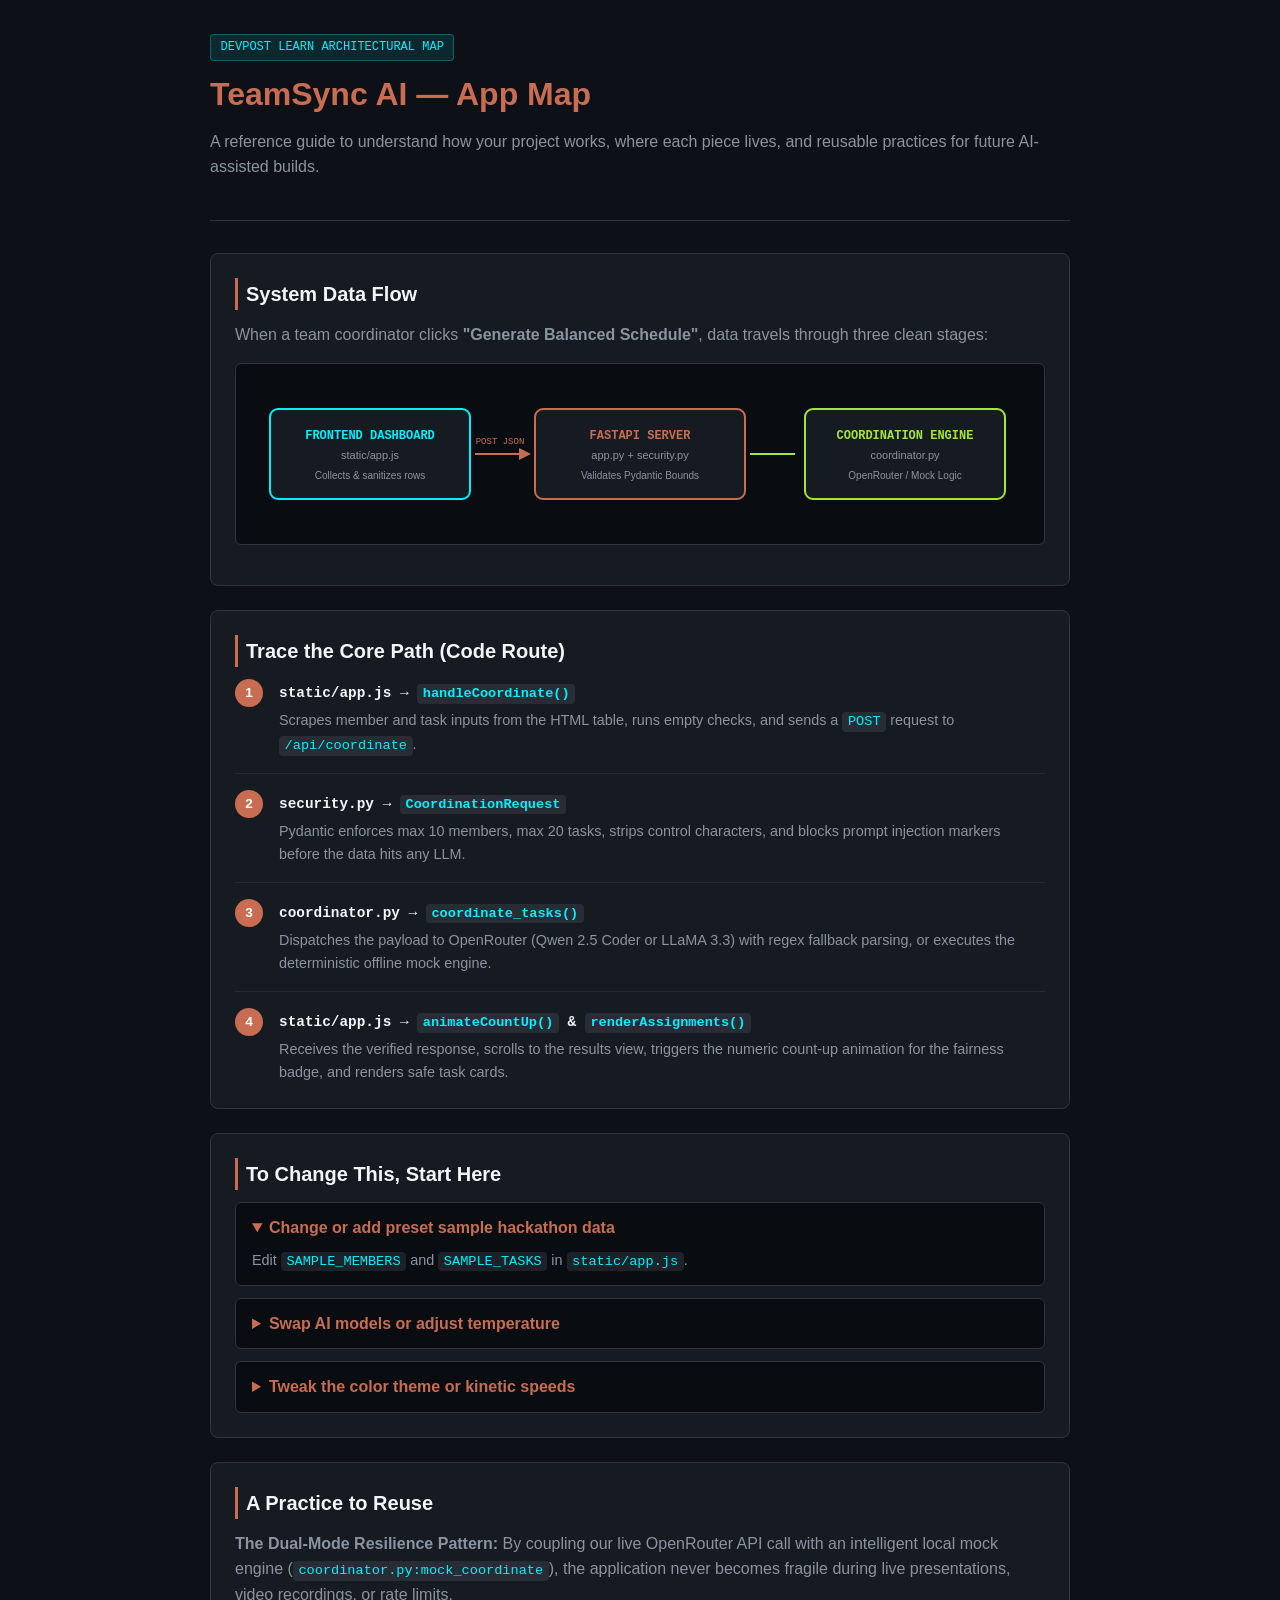
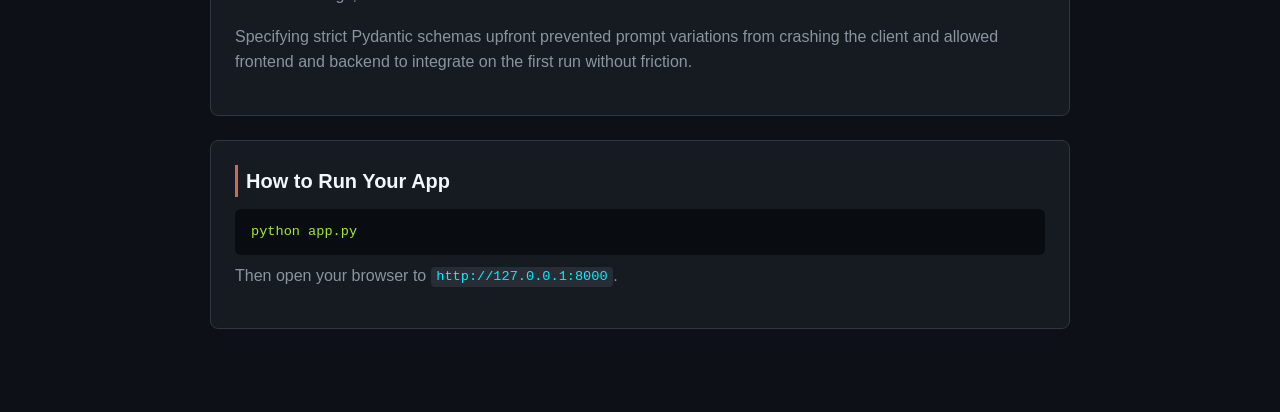
<file: app-map.html>
<!DOCTYPE html>
<html lang="en">
<head>
  <meta charset="UTF-8">
  <meta name="viewport" content="width=device-width, initial-scale=1.0">
  <title>TeamSync AI — Application Map & Architectural Guide</title>
  <style>
    :root {
      --bg: #0D1117;
      --card-bg: #161B22;
      --border: #30363D;
      --ochre: #C86D51;
      --cyan: #00F0FF;
      --lime: #A3E635;
      --text: #F0F6FC;
      --text-muted: #8B949E;
      --font-mono: ui-monospace, SFMono-Regular, Menlo, Monaco, Consolas, monospace;
      --font-sans: -apple-system, BlinkMacSystemFont, "Segoe UI", Helvetica, Arial, sans-serif;
    }
    * { box-sizing: border-box; margin: 0; padding: 0; }
    body {
      background: var(--bg);
      color: var(--text);
      font-family: var(--font-sans);
      line-height: 1.6;
      padding: 2rem 1rem 4rem;
    }
    .container {
      max-width: 860px;
      margin: 0 auto;
    }
    header {
      border-bottom: 1px solid var(--border);
      padding-bottom: 1.5rem;
      margin-bottom: 2rem;
    }
    .badge {
      display: inline-block;
      font-family: var(--font-mono);
      font-size: 0.75rem;
      color: var(--cyan);
      background: rgba(0, 240, 255, 0.1);
      border: 1px solid rgba(0, 240, 255, 0.3);
      padding: 0.2rem 0.6rem;
      border-radius: 4px;
      margin-bottom: 0.5rem;
    }
    h1 { font-size: 2rem; color: var(--ochre); margin-bottom: 0.5rem; }
    p { color: var(--text-muted); margin-bottom: 1rem; }
    .card {
      background: var(--card-bg);
      border: 1px solid var(--border);
      border-radius: 8px;
      padding: 1.5rem;
      margin-bottom: 1.5rem;
    }
    h2 { font-size: 1.25rem; color: var(--text); margin-bottom: 0.75rem; border-left: 3px solid var(--ochre); padding-left: 0.5rem; }
    .diagram-container {
      background: #090D11;
      border: 1px solid var(--border);
      border-radius: 6px;
      padding: 1.25rem;
      display: flex;
      justify-content: center;
      margin: 1rem 0;
    }
    .route-step {
      display: flex;
      gap: 1rem;
      margin-bottom: 1rem;
      padding-bottom: 1rem;
      border-bottom: 1px solid rgba(48, 54, 61, 0.5);
    }
    .route-step:last-child { border-bottom: none; margin-bottom: 0; padding-bottom: 0; }
    .step-num {
      width: 28px;
      height: 28px;
      border-radius: 50%;
      background: var(--ochre);
      color: #FFF;
      font-weight: bold;
      display: flex;
      align-items: center;
      justify-content: center;
      font-size: 0.85rem;
      flex-shrink: 0;
    }
    .step-content strong { color: var(--text); font-family: var(--font-mono); font-size: 0.9rem; }
    .step-content p { margin: 0.25rem 0 0; font-size: 0.9rem; }
    code {
      font-family: var(--font-mono);
      background: rgba(110, 118, 129, 0.2);
      padding: 0.15rem 0.35rem;
      border-radius: 4px;
      font-size: 0.85rem;
      color: var(--cyan);
    }
    pre {
      background: #090D11;
      padding: 0.75rem 1rem;
      border-radius: 6px;
      overflow-x: auto;
      font-family: var(--font-mono);
      font-size: 0.85rem;
      color: var(--lime);
      margin: 0.5rem 0;
    }
    details {
      background: #090D11;
      border: 1px solid var(--border);
      border-radius: 6px;
      padding: 0.75rem 1rem;
      margin-top: 0.75rem;
    }
    summary { cursor: pointer; font-weight: 600; color: var(--ochre); }
    details p { margin-top: 0.5rem; margin-bottom: 0; font-size: 0.9rem; }
  </style>
</head>
<body>
  <div class="container">
    
    <header>
      <span class="badge">DEVPOST LEARN ARCHITECTURAL MAP</span>
      <h1>TeamSync AI — App Map</h1>
      <p>A reference guide to understand how your project works, where each piece lives, and reusable practices for future AI-assisted builds.</p>
    </header>

    <!-- Architecture Diagram -->
    <section class="card">
      <h2>System Data Flow</h2>
      <p>When a team coordinator clicks <strong>"Generate Balanced Schedule"</strong>, data travels through three clean stages:</p>
      
      <div class="diagram-container">
        <svg viewBox="0 0 760 140" width="100%" height="140" xmlns="http://www.w3.org/2000/svg">
          <!-- User / Frontend -->
          <rect x="10" y="25" width="200" height="90" rx="8" fill="#161B22" stroke="#00F0FF" stroke-width="2"/>
          <text x="110" y="55" fill="#00F0FF" font-family="monospace" font-size="12" font-weight="bold" text-anchor="middle">FRONTEND DASHBOARD</text>
          <text x="110" y="75" fill="#8B949E" font-family="sans-serif" font-size="11" text-anchor="middle">static/app.js</text>
          <text x="110" y="95" fill="#8B949E" font-family="sans-serif" font-size="10" text-anchor="middle">Collects &amp; sanitizes rows</text>

          <!-- Arrow 1 -->
          <path d="M 215 70 L 265 70" stroke="#C86D51" stroke-width="2" marker-end="url(#arrow)"/>
          <text x="240" y="60" fill="#C86D51" font-family="monospace" font-size="9" text-anchor="middle">POST JSON</text>

          <!-- Backend FastAPI -->
          <rect x="275" y="25" width="210" height="90" rx="8" fill="#161B22" stroke="#C86D51" stroke-width="2"/>
          <text x="380" y="55" fill="#C86D51" font-family="monospace" font-size="12" font-weight="bold" text-anchor="middle">FASTAPI SERVER</text>
          <text x="380" y="75" fill="#8B949E" font-family="sans-serif" font-size="11" text-anchor="middle">app.py + security.py</text>
          <text x="380" y="95" fill="#8B949E" font-family="sans-serif" font-size="10" text-anchor="middle">Validates Pydantic Bounds</text>

          <!-- Arrow 2 -->
          <path d="M 490 70 L 535 70" stroke="#A3E635" stroke-width="2"/>

          <!-- Coordination Engine -->
          <rect x="545" y="25" width="200" height="90" rx="8" fill="#161B22" stroke="#A3E635" stroke-width="2"/>
          <text x="645" y="55" fill="#A3E635" font-family="monospace" font-size="12" font-weight="bold" text-anchor="middle">COORDINATION ENGINE</text>
          <text x="645" y="75" fill="#8B949E" font-family="sans-serif" font-size="11" text-anchor="middle">coordinator.py</text>
          <text x="645" y="95" fill="#8B949E" font-family="sans-serif" font-size="10" text-anchor="middle">OpenRouter / Mock Logic</text>

          <defs>
            <marker id="arrow" viewBox="0 0 10 10" refX="5" refY="5" markerWidth="6" markerHeight="6" orient="auto-start-reverse">
              <path d="M 0 0 L 10 5 L 0 10 z" fill="#C86D51"/>
            </marker>
          </defs>
        </svg>
      </div>
    </section>

    <!-- Code Tour Route -->
    <section class="card">
      <h2>Trace the Core Path (Code Route)</h2>
      
      <div class="route-step">
        <div class="step-num">1</div>
        <div class="step-content">
          <strong>static/app.js &rarr; <code>handleCoordinate()</code></strong>
          <p>Scrapes member and task inputs from the HTML table, runs empty checks, and sends a <code>POST</code> request to <code>/api/coordinate</code>.</p>
        </div>
      </div>

      <div class="route-step">
        <div class="step-num">2</div>
        <div class="step-content">
          <strong>security.py &rarr; <code>CoordinationRequest</code></strong>
          <p>Pydantic enforces max 10 members, max 20 tasks, strips control characters, and blocks prompt injection markers before the data hits any LLM.</p>
        </div>
      </div>

      <div class="route-step">
        <div class="step-num">3</div>
        <div class="step-content">
          <strong>coordinator.py &rarr; <code>coordinate_tasks()</code></strong>
          <p>Dispatches the payload to OpenRouter (Qwen 2.5 Coder or LLaMA 3.3) with regex fallback parsing, or executes the deterministic offline mock engine.</p>
        </div>
      </div>

      <div class="route-step">
        <div class="step-num">4</div>
        <div class="step-content">
          <strong>static/app.js &rarr; <code>animateCountUp()</code> &amp; <code>renderAssignments()</code></strong>
          <p>Receives the verified response, scrolls to the results view, triggers the numeric count-up animation for the fairness badge, and renders safe task cards.</p>
        </div>
      </div>
    </section>

    <!-- To Change This, Start Here -->
    <section class="card">
      <h2>To Change This, Start Here</h2>
      <details open>
        <summary>Change or add preset sample hackathon data</summary>
        <p>Edit <code>SAMPLE_MEMBERS</code> and <code>SAMPLE_TASKS</code> in <code>static/app.js</code>.</p>
      </details>
      <details>
        <summary>Swap AI models or adjust temperature</summary>
        <p>Look at <code>PRIMARY_MODEL</code> and <code>FALLBACK_MODEL</code> at the top of <code>coordinator.py</code>.</p>
      </details>
      <details>
        <summary>Tweak the color theme or kinetic speeds</summary>
        <p>Modify CSS custom properties (<code>--ochre-primary</code>, <code>--cyan-accent</code>) and <code>@keyframes</code> in <code>static/style.css</code>.</p>
      </details>
    </section>

    <!-- Reusable Practice -->
    <section class="card">
      <h2>A Practice to Reuse</h2>
      <p>
        <strong>The Dual-Mode Resilience Pattern:</strong> By coupling our live OpenRouter API call with an intelligent local mock engine (<code>coordinator.py:mock_coordinate</code>), the application never becomes fragile during live presentations, video recordings, or rate limits.
      </p>
      <p>
        Specifying strict Pydantic schemas upfront prevented prompt variations from crashing the client and allowed frontend and backend to integrate on the first run without friction.
      </p>
    </section>

    <!-- Run Instructions -->
    <section class="card">
      <h2>How to Run Your App</h2>
      <pre>python app.py</pre>
      <p>Then open your browser to <code>http://127.0.0.1:8000</code>.</p>
    </section>

  </div>
</body>
</html>
</file>
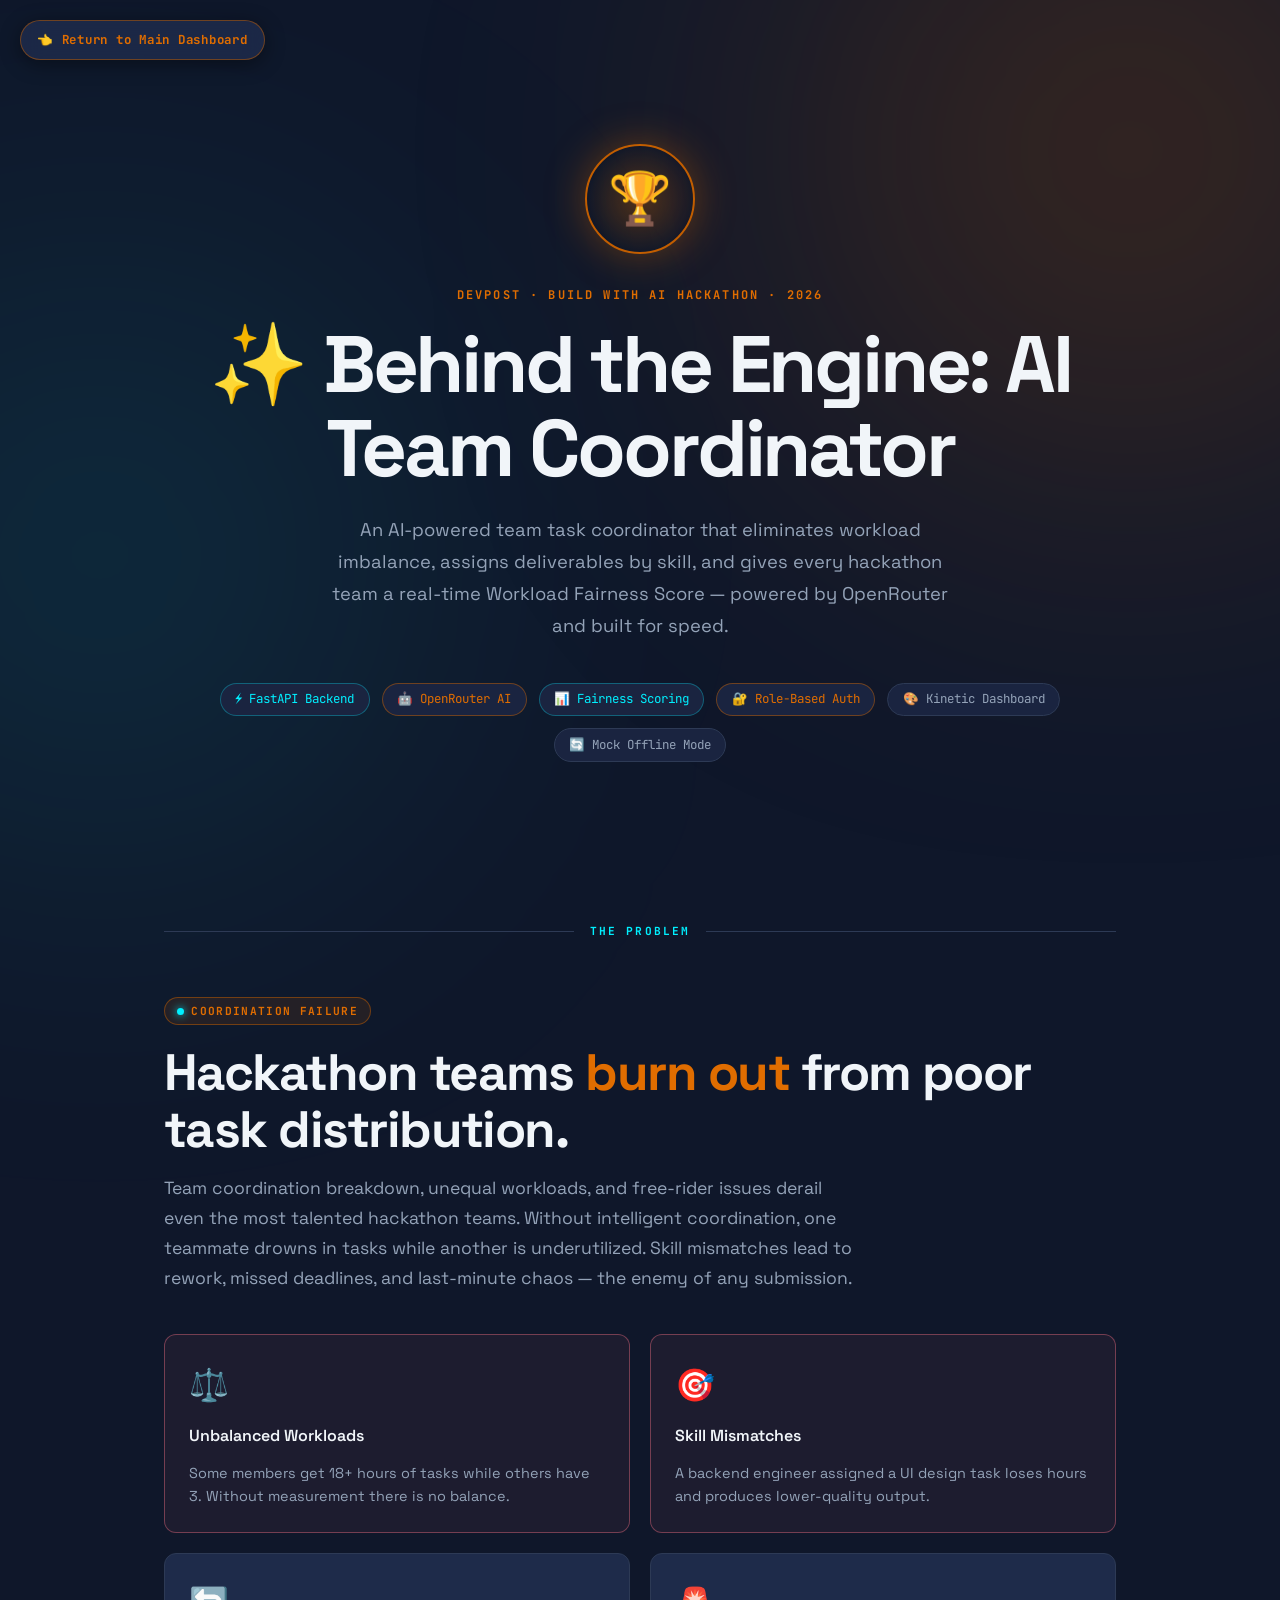
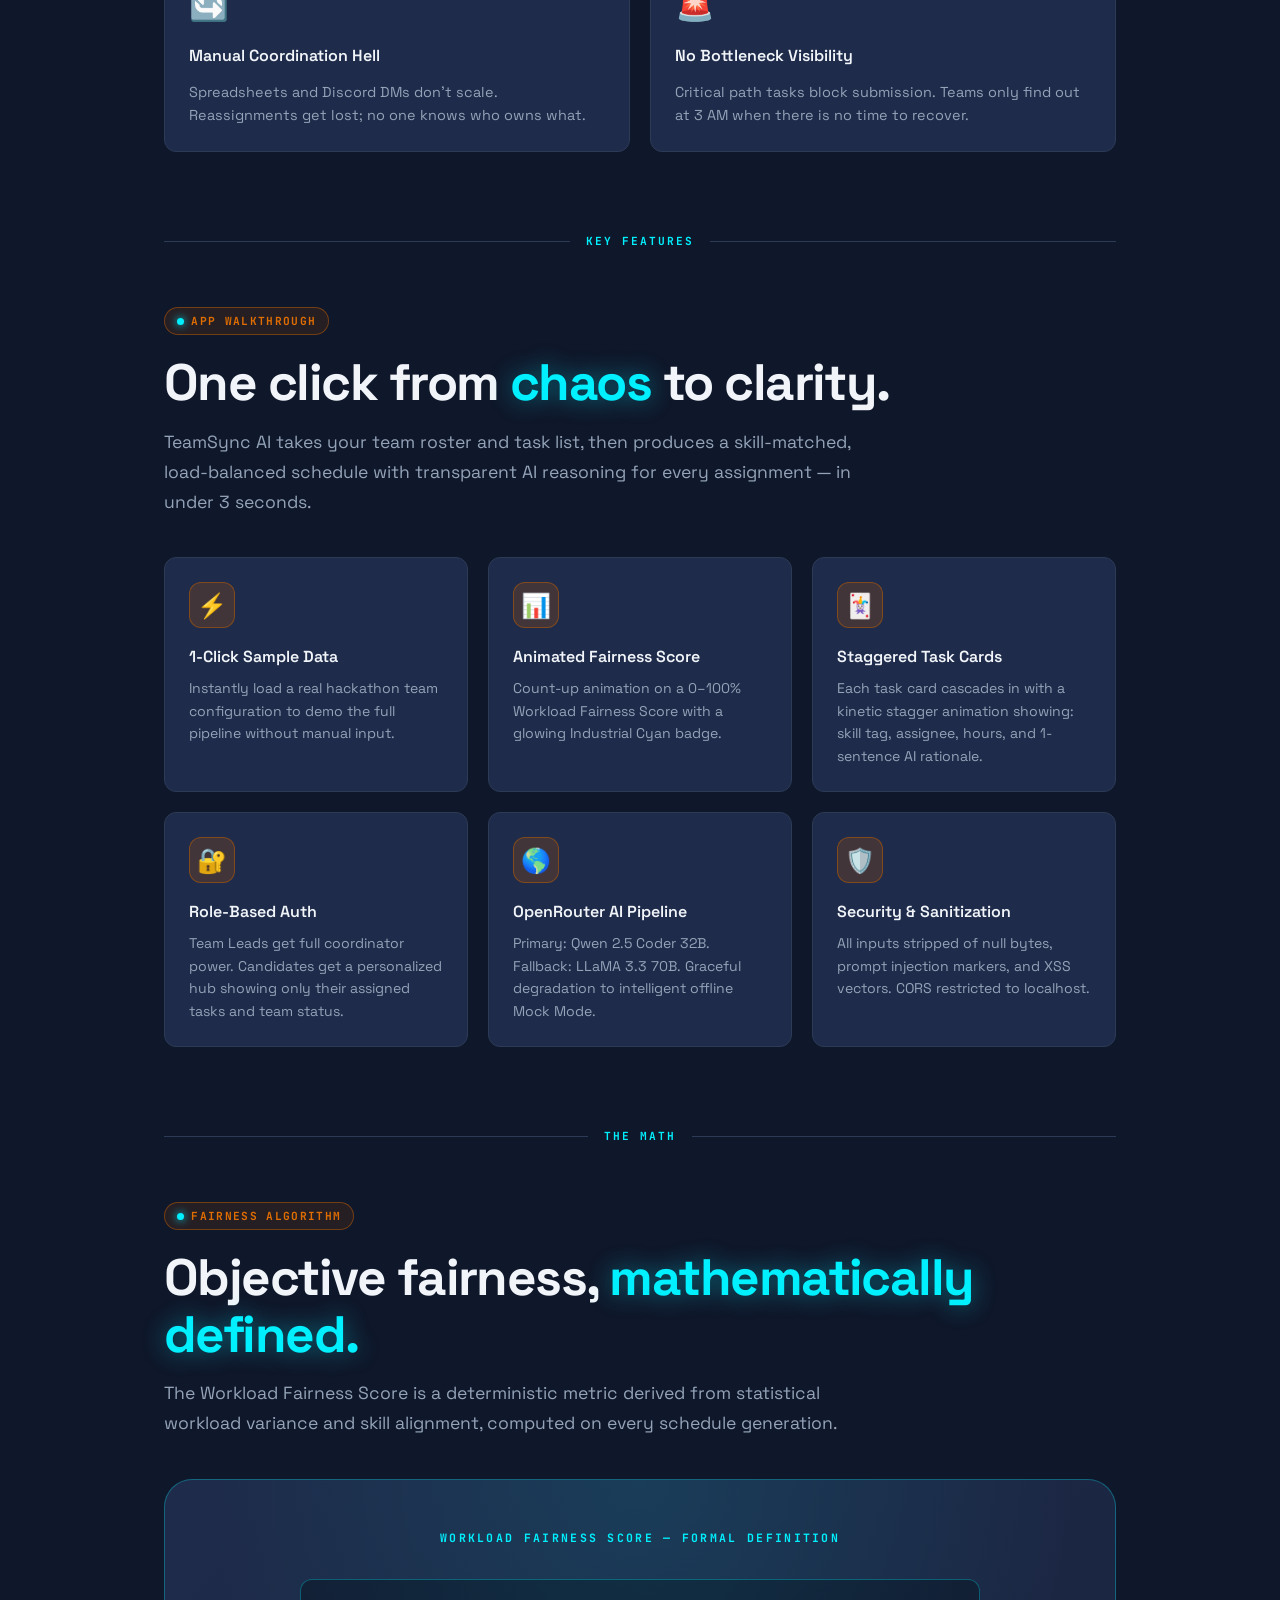
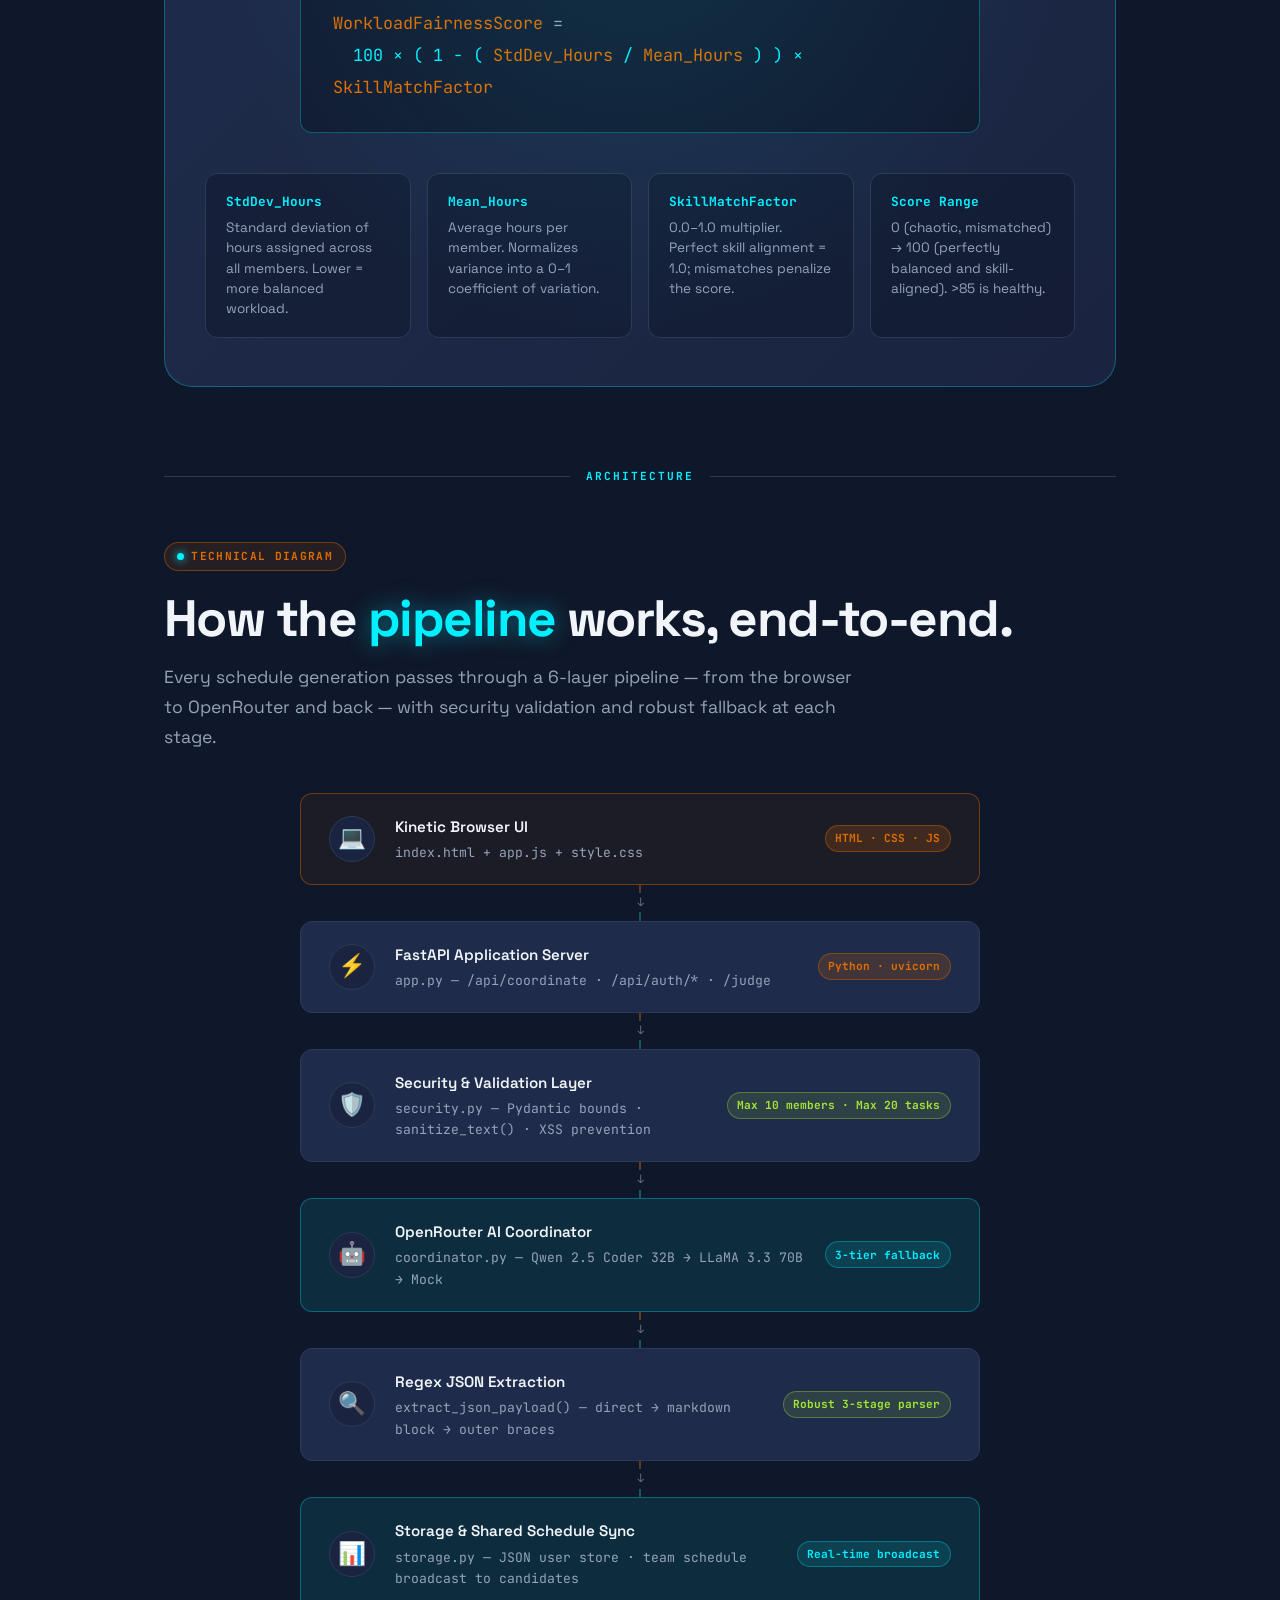
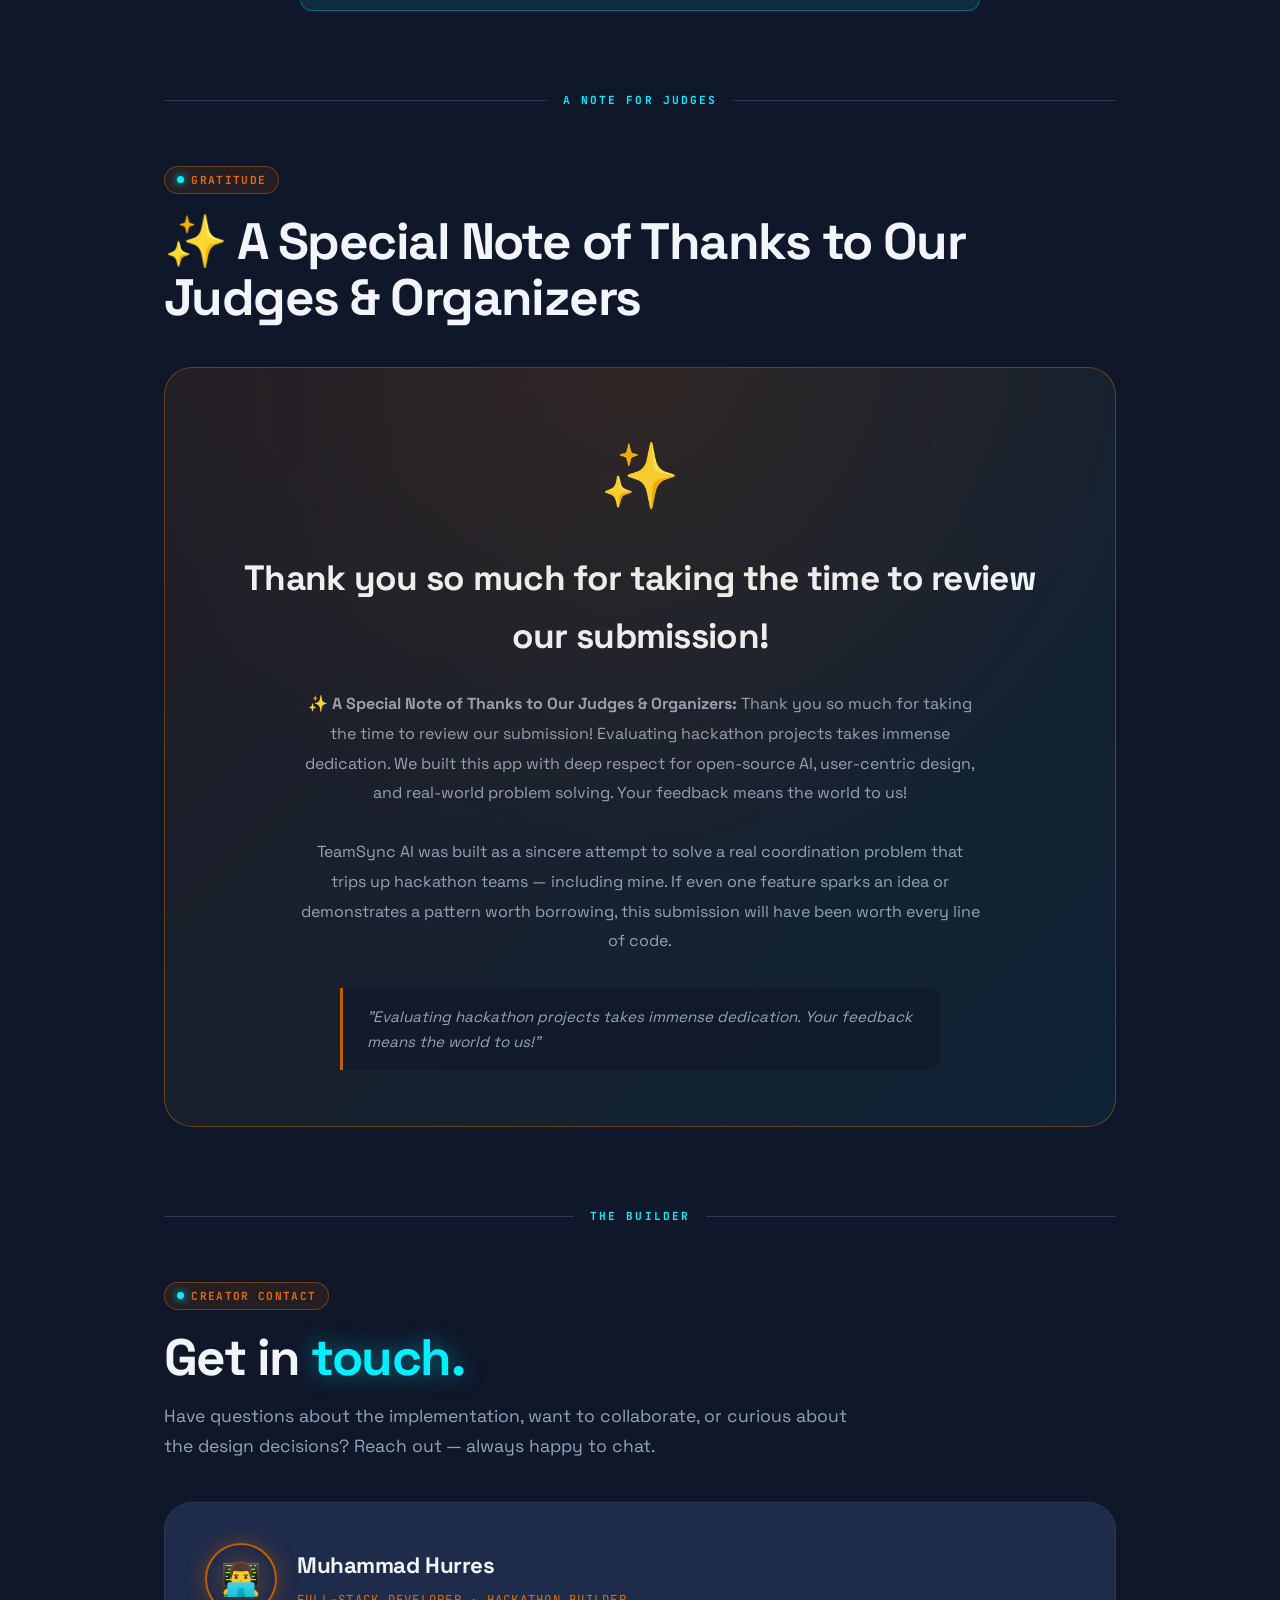
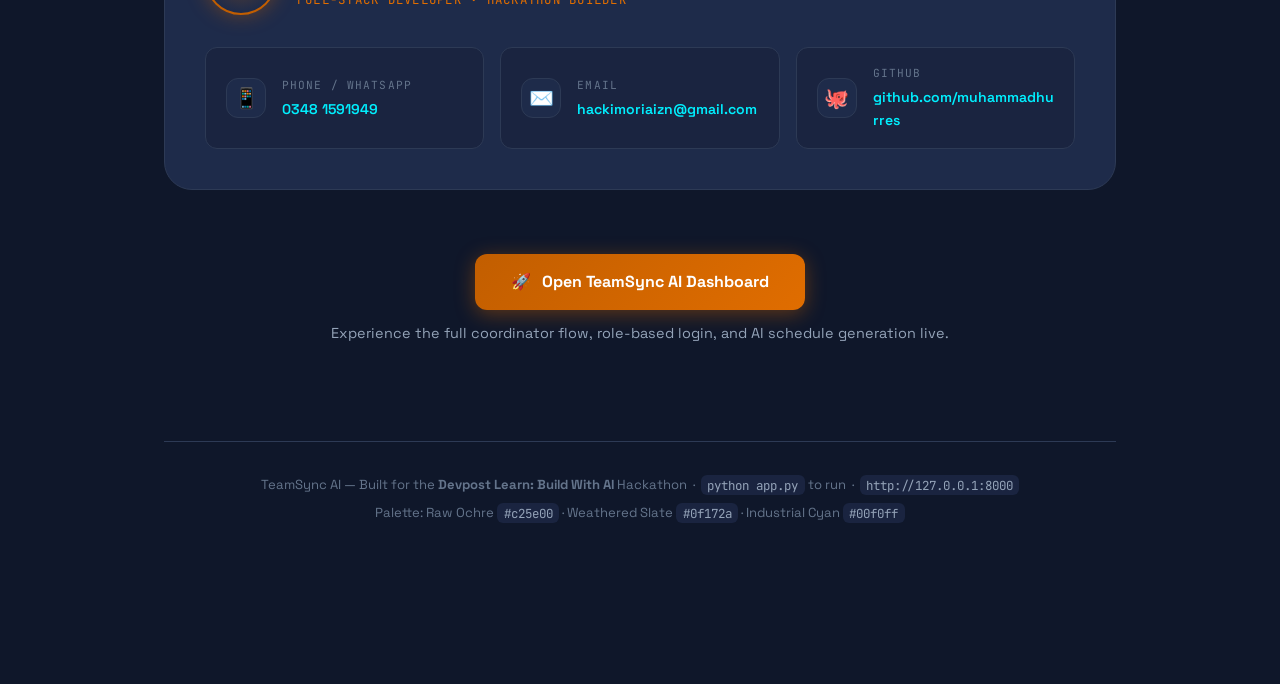
<file: judge.html>
<!DOCTYPE html>
<html lang="en">
<head>
  <meta charset="UTF-8">
  <meta name="viewport" content="width=device-width, initial-scale=1.0">
  <title>TeamSync AI - Judge Overview & Scrollytelling Demo</title>
  <meta name="description" content="A comprehensive judge walkthrough of TeamSync AI - an AI-powered hackathon team coordinator with workload fairness scoring and role-based dashboards.">
  <link rel="preconnect" href="https://fonts.googleapis.com">
  <link rel="preconnect" href="https://fonts.gstatic.com" crossorigin>
  <link href="https://fonts.googleapis.com/css2?family=Space+Grotesk:wght@300;400;500;600;700&display=swap" rel="stylesheet">
  <link href="https://fonts.googleapis.com/css2?family=JetBrains+Mono:wght@400;500;700&display=swap" rel="stylesheet">
  <style>
    /* =====================================================
       JUDGE PAGE — TeamSync AI
       Palette: Raw Ochre #c25e00 | Weathered Slate #0f172a | Industrial Cyan #00f0ff
       ===================================================== */
    :root {
      --bg:            #0f172a;
      --bg-surface:    #1a2440;
      --bg-card:       #1e2b4a;
      --border:        #2d3a55;
      --border-ochre:  rgba(194,94,0,0.5);
      --border-cyan:   rgba(0,240,255,0.3);
      --ochre:         #c25e00;
      --ochre-light:   #e06d00;
      --ochre-glow:    rgba(194,94,0,0.22);
      --ochre-glow-hi: rgba(194,94,0,0.45);
      --cyan:          #00f0ff;
      --cyan-dim:      rgba(0,240,255,0.1);
      --lime:          #a3e635;
      --text:          #f1f5f9;
      --text-sub:      #94a3b8;
      --text-muted:    #64748b;
      --font:          'Space Grotesk', sans-serif;
      --mono:          'JetBrains Mono', monospace;
      --r-sm: 6px; --r-md: 12px; --r-lg: 20px; --r-xl: 28px; --r-full: 9999px;
      --ease: cubic-bezier(0.16, 1, 0.3, 1);
    }
    *, *::before, *::after { box-sizing: border-box; margin: 0; padding: 0; }
    html { scroll-behavior: smooth; }
    body { background: var(--bg); color: var(--text); font-family: var(--font); line-height: 1.65; overflow-x: hidden; -webkit-font-smoothing: antialiased; }

    /* Ambient glows */
    .amb { position: fixed; border-radius: 50%; filter: blur(160px); pointer-events: none; z-index: 0; }
    .amb-o { width: 700px; height: 700px; background: var(--ochre-glow); top: -200px; right: -200px; }
    .amb-c { width: 600px; height: 600px; background: var(--cyan-dim); bottom: 5%; left: -200px; }

    /* Sticky return button */
    #return-btn {
      position: fixed; top: 1.25rem; left: 1.25rem; z-index: 999;
      display: inline-flex; align-items: center; gap: 0.5rem;
      background: rgba(30,43,74,0.88); backdrop-filter: blur(12px);
      border: 1px solid var(--border-ochre); color: var(--ochre-light);
      font-family: var(--mono); font-size: 0.78rem; font-weight: 700; letter-spacing: 0.06em;
      padding: 0.55rem 1rem; border-radius: var(--r-full); text-decoration: none;
      transition: all 0.25s var(--ease); box-shadow: 0 4px 20px rgba(0,0,0,0.4);
      opacity: 0; transform: translateX(-24px);
    }
    #return-btn:hover { background: var(--ochre-glow-hi); border-color: var(--ochre); color: #fff; transform: translateX(-2px); }

    /* Page layout */
    .wrap { position: relative; z-index: 1; max-width: 1000px; margin: 0 auto; padding: 2rem 1.5rem 8rem; }

    /* Scroll reveal */
    .reveal { opacity: 0; transform: translateY(38px); transition: opacity 0.72s var(--ease), transform 0.72s var(--ease); }
    .reveal.on { opacity: 1; transform: translateY(0); }
    .s1{transition-delay:.10s;} .s2{transition-delay:.20s;} .s3{transition-delay:.30s;} .s4{transition-delay:.40s;} .s5{transition-delay:.50s;}

    /* Section sep */
    .sep { display: flex; align-items: center; gap: 1rem; margin: 5rem 0 3.5rem; }
    .sep-l { flex: 1; height: 1px; background: var(--border); }
    .sep-t { font-family: var(--mono); font-size: 0.7rem; font-weight: 700; letter-spacing: 0.18em; color: var(--cyan); }

    /* Section tag */
    .stag { display: inline-flex; align-items: center; gap: 0.45rem; background: rgba(194,94,0,0.12); border: 1px solid var(--border-ochre); color: var(--ochre-light); font-family: var(--mono); font-size: 0.7rem; font-weight: 700; letter-spacing: 0.12em; padding: 0.25rem 0.75rem; border-radius: var(--r-full); margin-bottom: 1.25rem; }
    .dot { width:7px; height:7px; border-radius:50%; background:var(--cyan); box-shadow:0 0 8px var(--cyan); animation: pulse 2s infinite; }
    @keyframes pulse { 0%,100%{transform:scale(0.9);opacity:.8;} 50%{transform:scale(1.3);opacity:1;} }

    /* Typography */
    .sh { font-size: clamp(2rem,5vw,3.2rem); font-weight:700; letter-spacing:-.03em; line-height:1.1; margin-bottom:1rem; }
    .ac { color:var(--cyan); text-shadow:0 0 24px rgba(0,240,255,.45); }
    .ot { color:var(--ochre-light); }
    .st { color:var(--text-sub); font-size:1.1rem; line-height:1.7; max-width:700px; }

    /* === HERO === */
    .hero { display:flex; flex-direction:column; align-items:center; text-align:center; padding:7rem 0 5rem; }
    .trophy { width:110px; height:110px; border-radius:50%; background:radial-gradient(circle, rgba(194,94,0,.35) 0%, transparent 70%); border:2px solid var(--ochre); box-shadow:0 0 40px var(--ochre-glow-hi); display:flex; align-items:center; justify-content:center; font-size:3.2rem; margin-bottom:2rem; animation:float 4s ease-in-out infinite; }
    @keyframes float { 0%,100%{transform:translateY(0);} 50%{transform:translateY(-10px);} }
    .hero-ey { font-family:var(--mono); font-size:.75rem; font-weight:700; letter-spacing:.18em; color:var(--ochre-light); margin-bottom:1rem; }
    .hero-t  { font-size:clamp(2.8rem,7vw,5rem); font-weight:700; letter-spacing:-.04em; line-height:1.05; margin-bottom:1.5rem; }
    .hero-s  { color:var(--text-sub); font-size:1.15rem; max-width:620px; line-height:1.75; margin-bottom:2.5rem; }
    .chips   { display:flex; flex-wrap:wrap; justify-content:center; gap:.75rem; }
    .chip    { display:inline-flex; align-items:center; gap:.4rem; background:var(--bg-surface); border:1px solid var(--border); color:var(--text-sub); font-family:var(--mono); font-size:.78rem; padding:.35rem .9rem; border-radius:var(--r-full); }
    .chip.cc { border-color:var(--border-cyan); color:var(--cyan); }
    .chip.oc { border-color:var(--border-ochre); color:var(--ochre-light); }

    /* === PROBLEM === */
    .pg { display:grid; grid-template-columns:1fr 1fr; gap:1.25rem; margin-top:2.5rem; }
    @media(max-width:680px){.pg{grid-template-columns:1fr;}}
    .pc { background:var(--bg-card); border:1px solid var(--border); border-radius:var(--r-md); padding:1.5rem; display:flex; flex-direction:column; gap:.75rem; transition:border-color .25s,transform .25s; }
    .pc:hover { border-color:var(--border-ochre); transform:translateY(-2px); }
    .pc.hl { border-color:rgba(251,113,133,.4); background:rgba(251,113,133,.06); }
    .pi { font-size:2rem; }
    .pt { font-weight:600; font-size:1rem; }
    .pd { color:var(--text-sub); font-size:.9rem; line-height:1.6; }

    /* === FEATURES === */
    .fg { display:grid; grid-template-columns:repeat(auto-fill,minmax(280px,1fr)); gap:1.25rem; margin-top:2.5rem; }
    .fc { background:var(--bg-card); border:1px solid var(--border); border-radius:var(--r-md); padding:1.5rem; transition:border-color .25s,box-shadow .25s,transform .25s; }
    .fc:hover { border-color:var(--border-cyan); box-shadow:0 8px 32px var(--cyan-dim); transform:translateY(-3px); }
    .ficon { width:46px; height:46px; border-radius:var(--r-md); background:var(--ochre-glow); border:1px solid var(--border-ochre); display:flex; align-items:center; justify-content:center; font-size:1.5rem; margin-bottom:1rem; }
    .ft { font-weight:600; font-size:1rem; margin-bottom:.4rem; }
    .fd { color:var(--text-sub); font-size:.88rem; line-height:1.6; }

    /* === FORMULA === */
    .fcard { background:linear-gradient(135deg,var(--bg-card),#1a2440); border:1px solid var(--border-cyan); border-radius:var(--r-xl); padding:3rem 2.5rem; text-align:center; position:relative; overflow:hidden; margin-top:2.5rem; }
    .fcard::before { content:''; position:absolute; inset:0; background:radial-gradient(ellipse at 50% 0%, var(--cyan-dim) 0%, transparent 65%); pointer-events:none; }
    .flabel { font-family:var(--mono); font-size:.72rem; font-weight:700; letter-spacing:.2em; color:var(--cyan); margin-bottom:2rem; }
    .fblock { background:rgba(15,23,42,.7); border:1px solid var(--border-cyan); border-radius:var(--r-md); padding:1.75rem 2rem; font-family:var(--mono); font-size:clamp(.82rem,2.5vw,1.05rem); line-height:1.9; color:var(--cyan); display:inline-block; width:100%; max-width:680px; text-align:left; }
    .fh { color:var(--ochre-light); }
    .fs { color:var(--text-sub); }
    .fbd { display:grid; grid-template-columns:repeat(auto-fill,minmax(200px,1fr)); gap:1rem; margin-top:2.5rem; }
    .fbi { background:rgba(15,23,42,.5); border:1px solid var(--border); border-radius:var(--r-md); padding:1.1rem 1.25rem; text-align:left; }
    .fbv { font-family:var(--mono); font-size:.8rem; color:var(--cyan); margin-bottom:.35rem; font-weight:700; }
    .fbd2 { font-size:.85rem; color:var(--text-sub); line-height:1.5; }

    /* === ARCH === */
    .ad { margin-top:2.5rem; display:flex; flex-direction:column; align-items:center; }
    .al { width:100%; max-width:680px; background:var(--bg-card); border:1px solid var(--border); border-radius:var(--r-md); padding:1.25rem 1.75rem; display:flex; align-items:center; gap:1.25rem; transition:border-color .25s,box-shadow .25s; }
    .al:hover { border-color:var(--border-ochre); box-shadow:0 6px 24px rgba(194,94,0,.2); }
    .al.ap { border-color:var(--border-ochre); background:rgba(194,94,0,.08); }
    .al.as { border-color:var(--border-cyan); background:var(--cyan-dim); }
    .aicon { width:46px; height:46px; border-radius:50%; background:var(--bg-surface); border:1px solid var(--border); display:flex; align-items:center; justify-content:center; font-size:1.4rem; flex-shrink:0; }
    .ainfo { flex:1; }
    .an { font-weight:600; font-size:.95rem; margin-bottom:.2rem; }
    .adesc { font-size:.82rem; color:var(--text-sub); font-family:var(--mono); }
    .ab { font-family:var(--mono); font-size:.7rem; font-weight:700; padding:.2rem .6rem; border-radius:var(--r-full); background:rgba(163,230,53,.12); border:1px solid rgba(163,230,53,.35); color:var(--lime); white-space:nowrap; }
    .ab.ac2 { background:var(--cyan-dim); border-color:var(--border-cyan); color:var(--cyan); }
    .ab.ao  { background:var(--ochre-glow); border-color:var(--border-ochre); color:var(--ochre-light); }
    .aconn { width:2px; height:36px; background:linear-gradient(to bottom,var(--border-ochre),var(--border-cyan)); position:relative; display:flex; align-items:center; justify-content:center; }
    .aconn::after { content:'↓'; position:absolute; font-size:.75rem; color:var(--text-muted); background:var(--bg); padding:0 4px; }

    /* === APPRECIATION === */
    .apcard { background:linear-gradient(135deg,rgba(194,94,0,.1) 0%,rgba(0,240,255,.06) 100%); border:1px solid var(--border-ochre); border-radius:var(--r-xl); padding:3.5rem 3rem; text-align:center; position:relative; overflow:hidden; margin-top:2.5rem; }
    .apcard::before { content:''; position:absolute; inset:0; background:radial-gradient(circle at 50% 0%,rgba(194,94,0,.12) 0%,transparent 60%); pointer-events:none; }
    .apem { font-size:4rem; display:block; margin-bottom:1.25rem; animation:sparkle 3s ease-in-out infinite; }
    @keyframes sparkle { 0%,100%{transform:scale(1) rotate(0);filter:brightness(1);} 25%{transform:scale(1.1) rotate(-5deg);filter:brightness(1.3);} 75%{transform:scale(1.1) rotate(5deg);filter:brightness(1.3);} }
    .aptt { font-size:clamp(1.5rem,4vw,2.2rem); font-weight:700; letter-spacing:-.02em; margin-bottom:1.5rem; }
    .apbd { color:var(--text-sub); font-size:1rem; line-height:1.85; max-width:680px; margin:0 auto 2rem; }
    .apq  { display:inline-block; background:rgba(15,23,42,.6); border-left:3px solid var(--ochre); border-radius:0 var(--r-md) var(--r-md) 0; padding:1rem 1.5rem; font-style:italic; color:var(--text-sub); font-size:.95rem; max-width:600px; text-align:left; margin:0 auto; }

    /* === CONTACT === */
    .ccard { background:var(--bg-card); border:1px solid var(--border); border-radius:var(--r-xl); padding:2.5rem; margin-top:2.5rem; }
    .chdr  { display:flex; align-items:center; gap:1.25rem; margin-bottom:2rem; flex-wrap:wrap; }
    .cav   { width:72px; height:72px; border-radius:50%; background:radial-gradient(circle,rgba(194,94,0,.35) 0%,transparent 70%); border:2px solid var(--ochre); box-shadow:0 0 20px var(--ochre-glow-hi); display:flex; align-items:center; justify-content:center; font-size:2rem; flex-shrink:0; }
    .cnm   { font-size:1.4rem; font-weight:700; letter-spacing:-.02em; margin-bottom:.3rem; }
    .crl   { font-family:var(--mono); font-size:.78rem; color:var(--ochre-light); letter-spacing:.1em; }
    .cls   { display:grid; grid-template-columns:repeat(auto-fill,minmax(260px,1fr)); gap:1rem; }
    .cl    { display:flex; align-items:center; gap:1rem; background:var(--bg-surface); border:1px solid var(--border); border-radius:var(--r-md); padding:1rem 1.25rem; text-decoration:none; color:var(--text); transition:border-color .2s,box-shadow .2s,transform .2s; }
    .cl:hover { border-color:var(--border-cyan); box-shadow:0 6px 20px var(--cyan-dim); transform:translateY(-2px); }
    .cli  { width:40px; height:40px; border-radius:var(--r-md); background:var(--bg-card); border:1px solid var(--border); display:flex; align-items:center; justify-content:center; font-size:1.25rem; flex-shrink:0; }
    .cll  { font-family:var(--mono); font-size:.7rem; color:var(--text-muted); letter-spacing:.1em; margin-bottom:.2rem; }
    .clv  { font-size:.88rem; font-weight:600; color:var(--cyan); word-break:break-all; }

    /* CTA */
    .cta  { text-align:center; padding:4rem 0 2rem; }
    .cta p { color:var(--text-sub); font-size:.9rem; margin-top:.75rem; }
    .btn-cta { display:inline-flex; align-items:center; gap:.65rem; background:linear-gradient(135deg,var(--ochre),var(--ochre-light)); color:#fff; font-family:var(--font); font-size:1rem; font-weight:700; padding:.9rem 2.25rem; border-radius:var(--r-md); text-decoration:none; box-shadow:0 4px 20px var(--ochre-glow-hi); transition:transform .2s,box-shadow .2s; }
    .btn-cta:hover { transform:translateY(-3px); box-shadow:0 8px 32px rgba(194,94,0,.5); }

    /* Footer */
    .foot { text-align:center; padding:2rem 0; border-top:1px solid var(--border); color:var(--text-muted); font-size:.82rem; margin-top:4rem; }
    .foot code { background:var(--bg-surface); padding:.1rem .4rem; border-radius:var(--r-sm); font-family:var(--mono); font-size:.78rem; color:var(--text-sub); }

    @media(max-width:640px){.hero{padding:5rem 0 4rem;}.fcard,.apcard{padding:2rem 1.25rem;}.al{padding:1rem 1.25rem;}.wrap{padding:1rem 1rem 6rem;}}
  </style>
</head>
<body>

  <div class="amb amb-o"></div>
  <div class="amb amb-c"></div>

  <!-- Sticky Return Button -->
  <a href="/" id="return-btn" title="Return to TeamSync AI Dashboard">
    <span>👈</span>
    <span id="rlabel">Return to Dashboard</span>
  </a>

  <div class="wrap">

    <!-- 1. HERO -->
    <section class="hero">
      <div class="trophy reveal">🏆</div>
      <p class="hero-ey reveal s1">DEVPOST &middot; BUILD WITH AI HACKATHON &middot; 2026</p>
      <h1 class="hero-t reveal s2">✨ Behind the Engine: AI Team Coordinator</h1>
      <p class="hero-s reveal s3">An AI-powered team task coordinator that eliminates workload imbalance, assigns deliverables by skill, and gives every hackathon team a real-time Workload Fairness Score &mdash; powered by OpenRouter and built for speed.</p>
      <div class="chips reveal s4">
        <span class="chip cc">&#9889; FastAPI Backend</span>
        <span class="chip oc">&#129302; OpenRouter AI</span>
        <span class="chip cc">&#128202; Fairness Scoring</span>
        <span class="chip oc">&#128272; Role-Based Auth</span>
        <span class="chip">&#127912; Kinetic Dashboard</span>
        <span class="chip">&#128260; Mock Offline Mode</span>
      </div>
    </section>

    <!-- 2. PROBLEM -->
    <div class="sep reveal"><div class="sep-l"></div><span class="sep-t">THE PROBLEM</span><div class="sep-l"></div></div>
    <section id="problem">
      <div class="stag reveal"><span class="dot"></span> COORDINATION FAILURE</div>
      <h2 class="sh reveal">Hackathon teams <span class="ot">burn out</span> from poor task distribution.</h2>
      <p class="st reveal">Team coordination breakdown, unequal workloads, and free-rider issues derail even the most talented hackathon teams. Without intelligent coordination, one teammate drowns in tasks while another is underutilized. Skill mismatches lead to rework, missed deadlines, and last-minute chaos &mdash; the enemy of any submission.</p>
      <div class="pg">
        <div class="pc hl reveal s1"><span class="pi">&#9878;&#65039;</span><div class="pt">Unbalanced Workloads</div><div class="pd">Some members get 18+ hours of tasks while others have 3. Without measurement there is no balance.</div></div>
        <div class="pc hl reveal s2"><span class="pi">&#127919;</span><div class="pt">Skill Mismatches</div><div class="pd">A backend engineer assigned a UI design task loses hours and produces lower-quality output.</div></div>
        <div class="pc reveal s3"><span class="pi">&#128260;</span><div class="pt">Manual Coordination Hell</div><div class="pd">Spreadsheets and Discord DMs don't scale. Reassignments get lost; no one knows who owns what.</div></div>
        <div class="pc reveal s4"><span class="pi">&#128680;</span><div class="pt">No Bottleneck Visibility</div><div class="pd">Critical path tasks block submission. Teams only find out at 3 AM when there is no time to recover.</div></div>
      </div>
    </section>

    <!-- 3. FEATURES -->
    <div class="sep reveal"><div class="sep-l"></div><span class="sep-t">KEY FEATURES</span><div class="sep-l"></div></div>
    <section id="features">
      <div class="stag reveal"><span class="dot"></span> APP WALKTHROUGH</div>
      <h2 class="sh reveal">One click from <span class="ac">chaos</span> to clarity.</h2>
      <p class="st reveal">TeamSync AI takes your team roster and task list, then produces a skill-matched, load-balanced schedule with transparent AI reasoning for every assignment &mdash; in under 3 seconds.</p>
      <div class="fg">
        <div class="fc reveal s1"><div class="ficon">&#9889;</div><div class="ft">1-Click Sample Data</div><div class="fd">Instantly load a real hackathon team configuration to demo the full pipeline without manual input.</div></div>
        <div class="fc reveal s2"><div class="ficon">&#128202;</div><div class="ft">Animated Fairness Score</div><div class="fd">Count-up animation on a 0&ndash;100% Workload Fairness Score with a glowing Industrial Cyan badge.</div></div>
        <div class="fc reveal s3"><div class="ficon">&#127183;</div><div class="ft">Staggered Task Cards</div><div class="fd">Each task card cascades in with a kinetic stagger animation showing: skill tag, assignee, hours, and 1-sentence AI rationale.</div></div>
        <div class="fc reveal s4"><div class="ficon">&#128272;</div><div class="ft">Role-Based Auth</div><div class="fd">Team Leads get full coordinator power. Candidates get a personalized hub showing only their assigned tasks and team status.</div></div>
        <div class="fc reveal s5"><div class="ficon">&#127758;</div><div class="ft">OpenRouter AI Pipeline</div><div class="fd">Primary: Qwen 2.5 Coder 32B. Fallback: LLaMA 3.3 70B. Graceful degradation to intelligent offline Mock Mode.</div></div>
        <div class="fc reveal"><div class="ficon">&#128737;&#65039;</div><div class="ft">Security &amp; Sanitization</div><div class="fd">All inputs stripped of null bytes, prompt injection markers, and XSS vectors. CORS restricted to localhost.</div></div>
      </div>
    </section>

    <!-- 4. MATH FORMULA -->
    <div class="sep reveal"><div class="sep-l"></div><span class="sep-t">THE MATH</span><div class="sep-l"></div></div>
    <section id="formula">
      <div class="stag reveal"><span class="dot"></span> FAIRNESS ALGORITHM</div>
      <h2 class="sh reveal">Objective fairness, <span class="ac">mathematically defined.</span></h2>
      <p class="st reveal">The Workload Fairness Score is a deterministic metric derived from statistical workload variance and skill alignment, computed on every schedule generation.</p>
      <div class="fcard reveal">
        <div class="flabel">WORKLOAD FAIRNESS SCORE &mdash; FORMAL DEFINITION</div>
        <div style="display:flex;justify-content:center;margin-bottom:2rem;">
          <div class="fblock">
<span class="fh">WorkloadFairnessScore</span> <span class="fs">=</span><br>
&nbsp;&nbsp;100 &times; ( 1 &minus; ( <span class="fh">StdDev_Hours</span> / <span class="fh">Mean_Hours</span> ) ) &times; <span class="fh">SkillMatchFactor</span>
          </div>
        </div>
        <div class="fbd">
          <div class="fbi"><div class="fbv">StdDev_Hours</div><div class="fbd2">Standard deviation of hours assigned across all members. Lower = more balanced workload.</div></div>
          <div class="fbi"><div class="fbv">Mean_Hours</div><div class="fbd2">Average hours per member. Normalizes variance into a 0&ndash;1 coefficient of variation.</div></div>
          <div class="fbi"><div class="fbv">SkillMatchFactor</div><div class="fbd2">0.0&ndash;1.0 multiplier. Perfect skill alignment = 1.0; mismatches penalize the score.</div></div>
          <div class="fbi"><div class="fbv">Score Range</div><div class="fbd2">0 (chaotic, mismatched) &rarr; 100 (perfectly balanced and skill-aligned). &gt;85 is healthy.</div></div>
        </div>
      </div>
    </section>

    <!-- 5. ARCHITECTURE -->
    <div class="sep reveal"><div class="sep-l"></div><span class="sep-t">ARCHITECTURE</span><div class="sep-l"></div></div>
    <section id="architecture">
      <div class="stag reveal"><span class="dot"></span> TECHNICAL DIAGRAM</div>
      <h2 class="sh reveal">How the <span class="ac">pipeline</span> works, end-to-end.</h2>
      <p class="st reveal">Every schedule generation passes through a 6-layer pipeline &mdash; from the browser to OpenRouter and back &mdash; with security validation and robust fallback at each stage.</p>
      <div class="ad">
        <div class="al ap reveal s1"><div class="aicon">&#128187;</div><div class="ainfo"><div class="an">Kinetic Browser UI</div><div class="adesc">index.html + app.js + style.css</div></div><span class="ab ao">HTML &middot; CSS &middot; JS</span></div>
        <div class="aconn reveal"></div>
        <div class="al reveal s2"><div class="aicon">&#9889;</div><div class="ainfo"><div class="an">FastAPI Application Server</div><div class="adesc">app.py &mdash; /api/coordinate &middot; /api/auth/* &middot; /judge</div></div><span class="ab ao">Python &middot; uvicorn</span></div>
        <div class="aconn reveal"></div>
        <div class="al reveal s3"><div class="aicon">&#128737;&#65039;</div><div class="ainfo"><div class="an">Security &amp; Validation Layer</div><div class="adesc">security.py &mdash; Pydantic bounds &middot; sanitize_text() &middot; XSS prevention</div></div><span class="ab">Max 10 members &middot; Max 20 tasks</span></div>
        <div class="aconn reveal"></div>
        <div class="al as reveal s4"><div class="aicon">&#129302;</div><div class="ainfo"><div class="an">OpenRouter AI Coordinator</div><div class="adesc">coordinator.py &mdash; Qwen 2.5 Coder 32B &rarr; LLaMA 3.3 70B &rarr; Mock</div></div><span class="ab ac2">3-tier fallback</span></div>
        <div class="aconn reveal"></div>
        <div class="al reveal s5"><div class="aicon">&#128269;</div><div class="ainfo"><div class="an">Regex JSON Extraction</div><div class="adesc">extract_json_payload() &mdash; direct &rarr; markdown block &rarr; outer braces</div></div><span class="ab">Robust 3-stage parser</span></div>
        <div class="aconn reveal"></div>
        <div class="al as reveal"><div class="aicon">&#128202;</div><div class="ainfo"><div class="an">Storage &amp; Shared Schedule Sync</div><div class="adesc">storage.py &mdash; JSON user store &middot; team schedule broadcast to candidates</div></div><span class="ab ac2">Real-time broadcast</span></div>
      </div>
    </section>

    <!-- 6. JUDGE APPRECIATION -->
    <div class="sep reveal"><div class="sep-l"></div><span class="sep-t">A NOTE FOR JUDGES</span><div class="sep-l"></div></div>
    <section id="appreciation">
      <div class="stag reveal"><span class="dot"></span> GRATITUDE</div>
      <h2 class="sh reveal">&#10024; A Special Note of Thanks to Our Judges &amp; Organizers</h2>
      <div class="apcard reveal">
        <span class="apem">&#10024;</span>
        <h3 class="aptt">Thank you so much for taking the time to review our submission!</h3>
        <div class="apbd">
          <p>✨ <strong>A Special Note of Thanks to Our Judges & Organizers:</strong> Thank you so much for taking the time to review our submission! Evaluating hackathon projects takes immense dedication. We built this app with deep respect for open-source AI, user-centric design, and real-world problem solving. Your feedback means the world to us!</p>
          <br>
          <p>TeamSync AI was built as a sincere attempt to solve a real coordination problem that trips up hackathon teams &mdash; including mine. If even one feature sparks an idea or demonstrates a pattern worth borrowing, this submission will have been worth every line of code.</p>
        </div>
        <blockquote class="apq">"Evaluating hackathon projects takes immense dedication. Your feedback means the world to us!"</blockquote>
      </div>
    </section>

    <!-- 7. CREATOR CONTACT -->
    <div class="sep reveal"><div class="sep-l"></div><span class="sep-t">THE BUILDER</span><div class="sep-l"></div></div>
    <section id="contact">
      <div class="stag reveal"><span class="dot"></span> CREATOR CONTACT</div>
      <h2 class="sh reveal">Get in <span class="ac">touch.</span></h2>
      <p class="st reveal">Have questions about the implementation, want to collaborate, or curious about the design decisions? Reach out &mdash; always happy to chat.</p>
      <div class="ccard reveal">
        <div class="chdr">
          <div class="cav">&#128104;&#8205;&#128187;</div>
          <div>
            <div class="cnm">Muhammad Hurres</div>
            <div class="crl">FULL-STACK DEVELOPER &middot; HACKATHON BUILDER</div>
          </div>
        </div>
        <div class="cls">
          <a href="tel:+923481591949" class="cl" id="contact-phone" aria-label="Call or WhatsApp">
            <div class="cli">&#128241;</div>
            <div><div class="cll">PHONE / WHATSAPP</div><div class="clv">0348 1591949</div></div>
          </a>
          <a href="mailto:hackimoriaizn@gmail.com" class="cl" id="contact-email" aria-label="Send email">
            <div class="cli">&#9993;&#65039;</div>
            <div><div class="cll">EMAIL</div><div class="clv">hackimoriaizn@gmail.com</div></div>
          </a>
          <a href="https://github.com/muhammadhurres" target="_blank" rel="noopener noreferrer" class="cl" id="contact-github" aria-label="GitHub profile">
            <div class="cli">&#128025;</div>
            <div><div class="cll">GITHUB</div><div class="clv">github.com/muhammadhurres</div></div>
          </a>
        </div>
      </div>
    </section>

    <!-- Final CTA -->
    <div class="cta reveal">
      <a href="/" class="btn-cta" id="final-return-btn">
        <span>&#128640;</span>
        <span>Open TeamSync AI Dashboard</span>
      </a>
      <p>Experience the full coordinator flow, role-based login, and AI schedule generation live.</p>
    </div>

    <!-- Footer -->
    <footer class="foot reveal">
      <p>TeamSync AI &mdash; Built for the <strong>Devpost Learn: Build With AI</strong> Hackathon &nbsp;&middot;&nbsp; <code>python app.py</code> to run &nbsp;&middot;&nbsp; <code>http://127.0.0.1:8000</code></p>
      <p style="margin-top:.4rem;">Palette: Raw Ochre <code>#c25e00</code> &middot; Weathered Slate <code>#0f172a</code> &middot; Industrial Cyan <code>#00f0ff</code></p>
    </footer>

  </div>

  <script>
    (function () {
      'use strict';

      // IntersectionObserver: fade-in on scroll
      var els = document.querySelectorAll('.reveal');
      if ('IntersectionObserver' in window) {
        var obs = new IntersectionObserver(function (entries) {
          entries.forEach(function (e) {
            if (e.isIntersecting) { e.target.classList.add('on'); obs.unobserve(e.target); }
          });
        }, { threshold: 0.12, rootMargin: '0px 0px -40px 0px' });
        els.forEach(function (el) { obs.observe(el); });
      } else {
        els.forEach(function (el) { el.classList.add('on'); });
      }

      // Return button: slide in after 800ms
      var btn = document.getElementById('return-btn');
      if (btn) {
        setTimeout(function () {
          btn.style.opacity = '1';
          btn.style.transform = 'translateX(0)';
        }, 800);
      }

      // Architecture: dim others on hover
      var layers = document.querySelectorAll('.al');
      layers.forEach(function (l, i) {
        l.addEventListener('mouseenter', function () { layers.forEach(function (x, j) { if (j !== i) x.style.opacity = '0.4'; }); });
        l.addEventListener('mouseleave', function () { layers.forEach(function (x) { x.style.opacity = ''; }); });
      });

      // Trophy: mouse parallax
      var trophy = document.querySelector('.trophy');
      if (trophy) {
        document.addEventListener('mousemove', function (e) {
          var cx = window.innerWidth / 2, cy = window.innerHeight / 2;
          trophy.style.transform = 'translateY(' + ((e.clientY - cy) / cy * -8) + 'px) translateX(' + ((e.clientX - cx) / cx * -6) + 'px)';
        });
      }

      // Scroll progress in return button label
      var rlabel = document.getElementById('rlabel');
      if (rlabel) {
        window.addEventListener('scroll', function () {
          var docH = document.documentElement.scrollHeight - window.innerHeight;
          var pct = docH > 0 ? Math.round(window.scrollY / docH * 100) : 0;
          rlabel.textContent = pct < 5 ? 'Return to Main Dashboard' : pct + '% \u00b7 Return to Dashboard';
        }, { passive: true });
      }
    })();
  </script>
</body>
</html>
</file>
